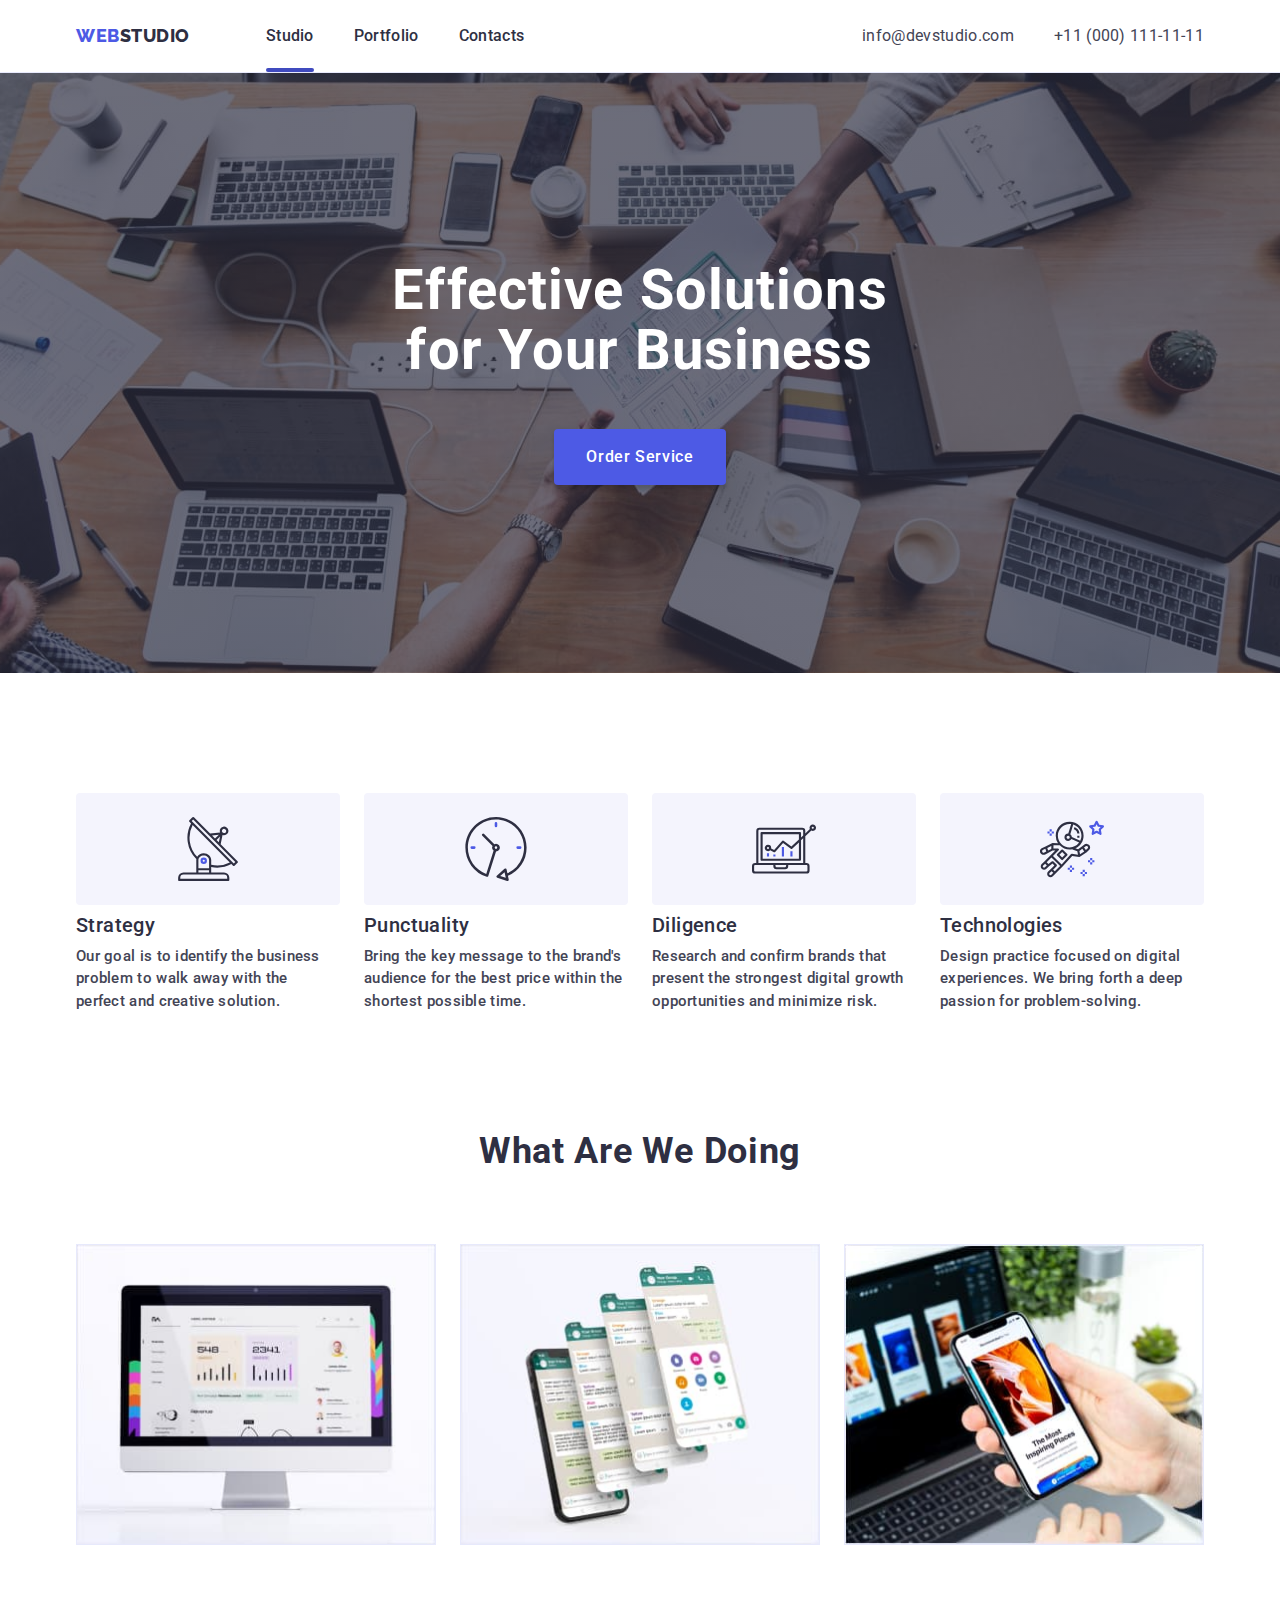
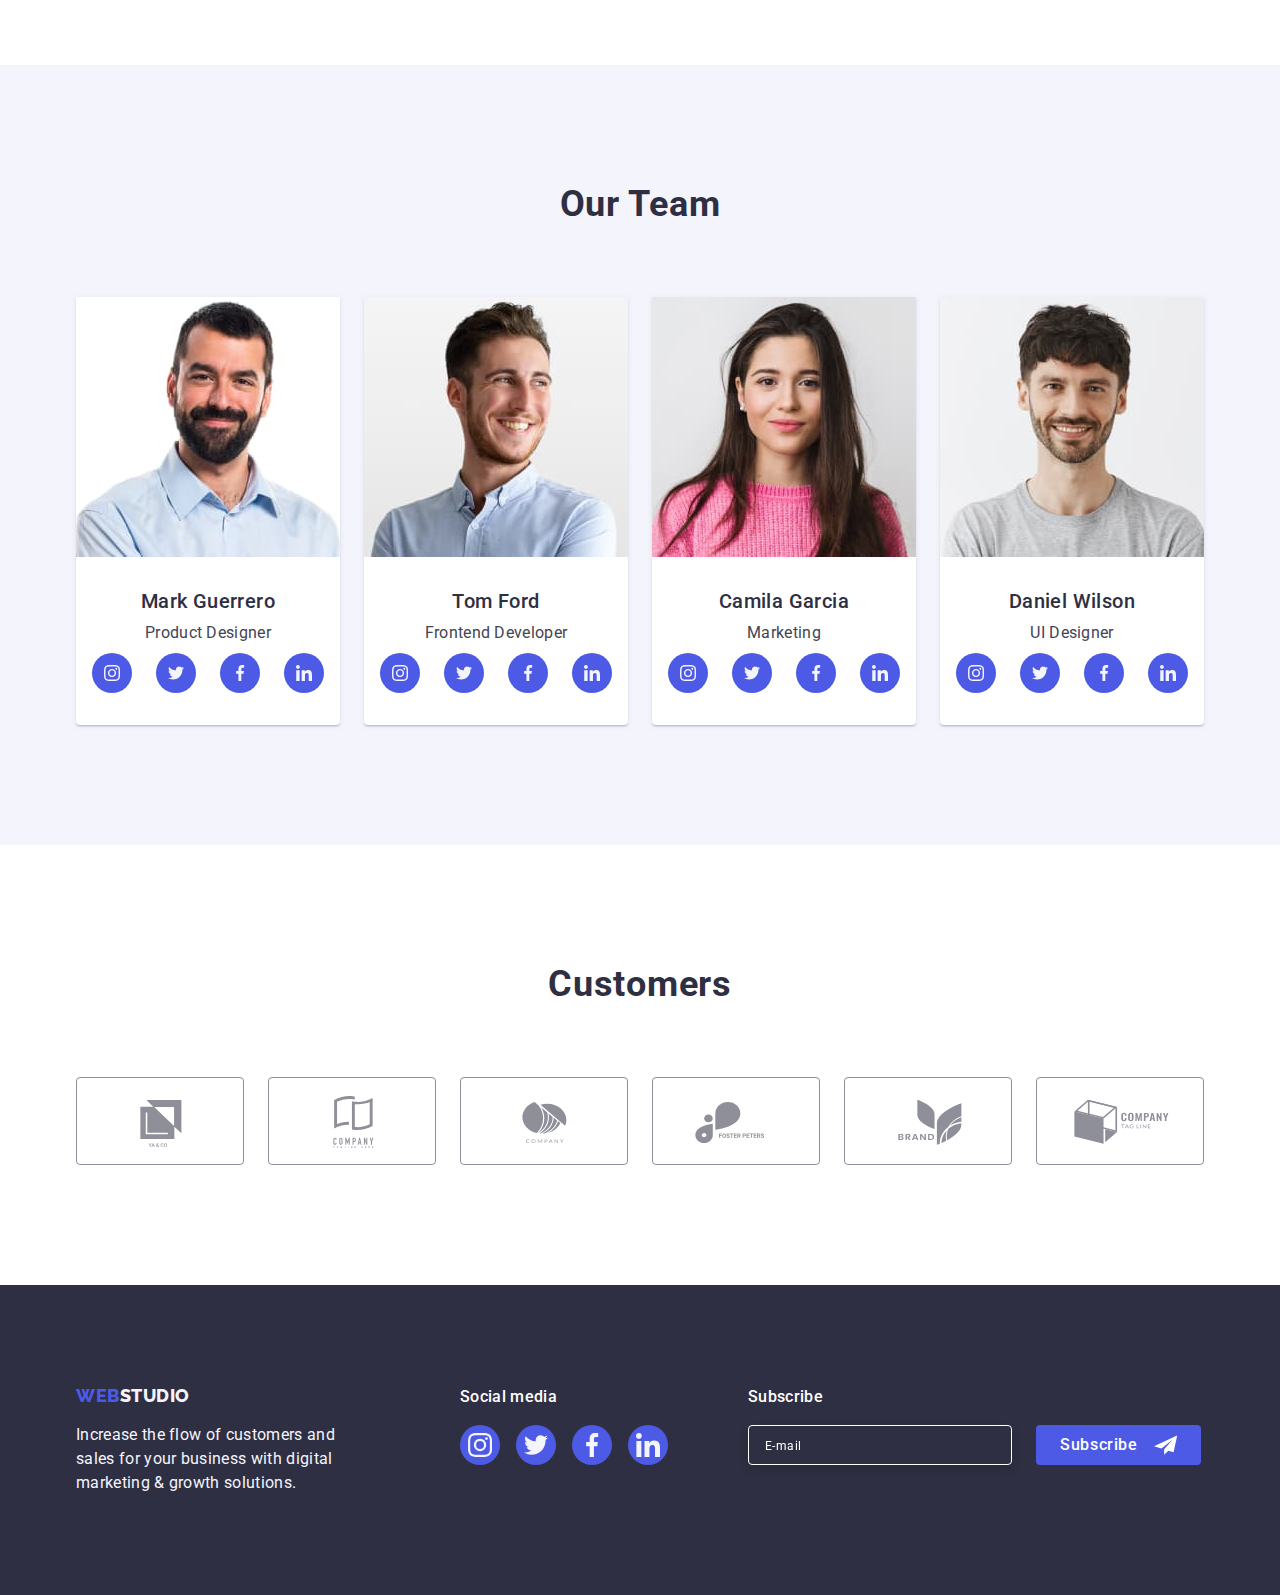
<file: index.html>
<!DOCTYPE html>
<html lang="en">
  <head>
    <meta charset="UTF-8" />
    <meta http-equiv="X-UA-Compatible" content="IE=edge" />
    <meta name="viewport" content="width=device-width, initial-scale=1.0" />
    <title>WebStudio</title>
    <link rel="preconnect" href="https://fonts.googleapis.com" />
    <link rel="preconnect" href="https://fonts.gstatic.com" crossorigin />
    <link
      href="https://fonts.googleapis.com/css2?family=Raleway:wght@800&family=Roboto:wght@400;500;700;900&display=swap"
      rel="stylesheet"
    />
    <link
      href="
      https://cdn.jsdelivr.net/npm/modern-normalize@1.1.0/modern-normalize.min.css"
      rel="stylesheet"
    />
    <link rel="stylesheet" href="./css/styles.css" />
  </head>
  <body>
    <header class="header">
      <div class="container header-container">
        <nav class="header-navigation">
          <a href="./index.html" class="header-logo link"
            >Web<span class="header-logo-studio link">Studio</span></a
          >
          <ul class="header-list list">
            <li class="header-item">
              <a class="header-link link current" href="./index.html">Studio</a>
            </li>
            <li class="header-item">
              <a class="header-link link" href="./portfolio.html">Portfolio</a>
            </li>
            <li class="header-item">
              <a class="header-link link" href="">Contacts</a>
            </li>
          </ul>
        </nav>
        <address class="header-address">
          <ul class="header-address-list list">
            <li class="header-address-item header-mail">
              <a
                class="header-address-link link"
                href="mailto:info@devstudio.com"
                >info@devstudio.com</a
              >
            </li>
            <li class="header-address-item header-phone">
              <a class="header-address-link link" href="tel:+110001111111"
                >+11 (000) 111-11-11</a
              >
            </li>
          </ul>
        </address>
        <button type="button" data-menu-open class="menu-open">
          <svg class="menu-icon">
            <use href="./images/icons.svg#icon-menu-hamburger"></use>
          </svg>
        </button>
      </div>
      <div class="mob-menu is-hidden" data-menu>
        <div>
          <button type="button" data-menu-close class="menu-close-btn">
            <svg class="menu-close">
              <use href="./images/icons.svg#icon-close-black-18dp-2-1-1"></use>
            </svg>
          </button>
          <nav class="nav-menu">
            <ul class="menu-list list">
              <li class="menu-item">
                <a class="menu-link link" href="./index.html">Studio</a>
              </li>
              <li class="menu-item">
                <a class="menu-link link" href="./portfolio.html">Portfolio</a>
              </li>
              <li class="menu-item">
                <a class="menu-link link" href="">Contacts</a>
              </li>
            </ul>
          </nav>
        </div>
        <div>
          <ul class="menu-address-list list">
            <li class="menu-address-item">
              <a
                class="menu-address-link menu-phone link"
                href="tel:+110001111111"
                >+11(000)111-11-11</a
              >
            </li>
            <li class="menu-address-item">
              <a
                class="menu-address-link menu-mail link"
                href="mailto:info@devstudio.com"
                >info@devstudio.com</a
              >
            </li>
          </ul>
          <ul class="mob-soc-list list">
            <li class="mob-soc-item">
              <a href="" class="mob-soc-link link">
                <svg class="mob-soc-icon">
                  <use href="./images/icons.svg#icon-instagram"></use>
                </svg>
              </a>
            </li>
            <li class="mob-soc-item">
              <a href="" class="mob-soc-link link">
                <svg class="mob-soc-icon">
                  <use href="./images/icons.svg#icon-twitter"></use>
                </svg>
              </a>
            </li>
            <li class="mob-soc-item">
              <a href="" class="mob-soc-link link">
                <svg class="mob-soc-icon">
                  <use href="./images/icons.svg#icon-facebook"></use>
                </svg>
              </a>
            </li>
            <li class="mob-soc-item">
              <a href="" class="mob-soc-link link">
                <svg class="mob-soc-icon">
                  <use href="./images/icons.svg#icon-linkedin"></use>
                </svg>
              </a>
            </li>
          </ul>
        </div>
      </div>
    </header>
    <main>
      <!--Секція 1-->
      <section class="hero">
        <div class="container">
          <h1 class="hero-title">Effective Solutions for Your Business</h1>
          <button type="button" data-modal-open class="hero-button">
            Order Service
          </button>
        </div>
      </section>
      <!--Секція 2-->
      <section class="feature">
        <div class="container">
          <h2 hidden class="hidden-title visually-hidden">
            Working Principles
          </h2>
          <ul class="feature-list list">
            <li class="feature-item">
              <div class="feature-item-icon">
                <svg class="feature-icon" width="64" height="64">
                  <use href="./images/icons.svg#icon-antenna"></use>
                </svg>
              </div>
              <h3 class="feature-title">Strategy</h3>
              <p class="feature-desc">
                Our goal is to identify the business problem to walk away with
                the perfect and creative solution.
              </p>
            </li>
            <li class="feature-item">
              <div class="feature-item-icon">
                <svg class="feature-icon" width="64" height="64">
                  <use href="./images/icons.svg#icon-clock"></use>
                </svg>
              </div>
              <h3 class="feature-title">Punctuality</h3>
              <p class="feature-desc">
                Bring the key message to the brand's audience for the best price
                within the shortest possible time.
              </p>
            </li>
            <li class="feature-item">
              <div class="feature-item-icon">
                <svg class="feature-icon" width="64" height="64">
                  <use href="./images/icons.svg#icon-diagram"></use>
                </svg>
              </div>
              <h3 class="feature-title">Diligence</h3>
              <p class="feature-desc">
                Research and confirm brands that present the strongest digital
                growth opportunities and minimize risk.
              </p>
            </li>
            <li class="feature-item">
              <div class="feature-item-icon">
                <svg class="feature-icon" width="64" height="64">
                  <use href="./images/icons.svg#icon-astronaut"></use>
                </svg>
              </div>
              <h3 class="feature-title">Technologies</h3>
              <p class="feature-desc">
                Design practice focused on digital experiences. We bring forth a
                deep passion for problem-solving.
              </p>
            </li>
          </ul>
        </div>
      </section>
      <!--Секція 3-->
      <section class="about">
        <div class="container">
          <h2 class="about-title">What are we doing</h2>
          <ul class="about-list list">
            <li class="about-item">
              <img
                srcset="./images/img1@2x.jpg 2x"
                src="./images/img1.jpg"
                alt="computer"
                width="360"
                height="300"
              />
            </li>
            <li class="about-item">
              <img
                srcset="./images/img2@2x.jpg 2x"
                src="./images/img2.jpg"
                alt="phone"
                width="360"
                height="300"
              />
            </li>
            <li class="about-item">
              <img
                srcset="./images/img3@2x.jpg 2x"
                src="./images/img3.jpg"
                alt="computer and phone"
                width="360"
                height="300"
              />
            </li>
          
          </ul>
        </div>
      </section>
      <!--Секція 4-->
      <section class="team">
        <div class="container">
          <h2 class="team-title">Our Team</h2>
          <ul class="team-list list">
            <li class="team-item">
              <img
                srcset="./images/mark-guerrero@2x.jpg 2x"
                src="./images/mark-guerrero.jpg"
                alt="Mark Guerrero"
                width="264"
                height="260"
              />
              <div class="team-item-content">
                <h3 class="team-name">Mark Guerrero</h3>
                <p class="team-position">Product Designer</p>
                <ul class="team-soc-list list">
                  <li class="team-soc-item">
                    <a href="" class="team-soc-link link">
                      <svg class="team-soc-icon">
                        <use href="./images/icons.svg#icon-instagram"></use>
                      </svg>
                    </a>
                  </li>
                  <li class="team-soc-item">
                    <a href="" class="team-soc-link link">
                      <svg class="team-soc-icon">
                        <use href="./images/icons.svg#icon-twitter"></use>
                      </svg>
                    </a>
                  </li>
                  <li class="team-soc-item">
                    <a href="" class="team-soc-link link">
                      <svg class="team-soc-icon">
                        <use href="./images/icons.svg#icon-facebook"></use>
                      </svg>
                    </a>
                  </li>
                  <li class="team-soc-item">
                    <a href="" class="team-soc-link link">
                      <svg class="team-soc-icon">
                        <use href="./images/icons.svg#icon-linkedin"></use>
                      </svg>
                    </a>
                  </li>
                </ul>
              </div>
            </li>
            <li class="team-item">
              <img
                srcset="./images/tom-ford@2x.jpg 2x"
                src="./images/tom-ford.jpg"
                alt="Tom Ford"
                width="264"
                height="260"
              />
              <div class="team-item-content">
                <h3 class="team-name">Tom Ford</h3>
                <p class="team-position">Frontend Developer</p>
                <ul class="team-soc-list list">
                  <li class="team-soc-item">
                    <a href="" class="team-soc-link link">
                      <svg class="team-soc-icon">
                        <use href="./images/icons.svg#icon-instagram"></use>
                      </svg>
                    </a>
                  </li>
                  <li class="team-soc-item">
                    <a href="" class="team-soc-link link">
                      <svg class="team-soc-icon">
                        <use href="./images/icons.svg#icon-twitter"></use>
                      </svg>
                    </a>
                  </li>
                  <li class="team-soc-item">
                    <a href="" class="team-soc-link link">
                      <svg class="team-soc-icon">
                        <use href="./images/icons.svg#icon-facebook"></use>
                      </svg>
                    </a>
                  </li>
                  <li class="team-soc-item">
                    <a href="" class="team-soc-link link">
                      <svg class="team-soc-icon">
                        <use href="./images/icons.svg#icon-linkedin"></use>
                      </svg>
                    </a>
                  </li>
                </ul>
              </div>
            </li>
            <li class="team-item">
              <img
                srcset="./images/camila-garcia@2x.jpg 2x"
                src="./images/camila-garcia.jpg"
                alt="Camila Garcia"
                width="264"
                height="260"
              />
              <div class="team-item-content">
                <h3 class="team-name">Camila Garcia</h3>
                <p class="team-position">Marketing</p>
                <ul class="team-soc-list list">
                  <li class="team-soc-item">
                    <a href="" class="team-soc-link link">
                      <svg class="team-soc-icon">
                        <use href="./images/icons.svg#icon-instagram"></use>
                      </svg>
                    </a>
                  </li>
                  <li class="team-soc-item">
                    <a href="" class="team-soc-link link">
                      <svg class="team-soc-icon">
                        <use href="./images/icons.svg#icon-twitter"></use>
                      </svg>
                    </a>
                  </li>
                  <li class="team-soc-item">
                    <a href="" class="team-soc-link link">
                      <svg class="team-soc-icon">
                        <use href="./images/icons.svg#icon-facebook"></use>
                      </svg>
                    </a>
                  </li>
                  <li class="team-soc-item">
                    <a href="" class="team-soc-link link">
                      <svg class="team-soc-icon">
                        <use href="./images/icons.svg#icon-linkedin"></use>
                      </svg>
                    </a>
                  </li>
                </ul>
              </div>
            </li>
            <li class="team-item">
              <img
                srcset="./images/daniel-wilson@2x.jpg 2x"
                src="./images/daniel-wilson.jpg"
                alt="Daniel Wilson"
                width="264"
                height="260"
              />
              <div class="team-item-content">
                <h3 class="team-name">Daniel Wilson</h3>
                <p class="team-position">UI Designer</p>
                <ul class="team-soc-list list">
                  <li class="team-soc-item">
                    <a href="" class="team-soc-link link">
                      <svg class="team-soc-icon">
                        <use href="./images/icons.svg#icon-instagram"></use>
                      </svg>
                    </a>
                  </li>
                  <li class="team-soc-item">
                    <a href="" class="team-soc-link link">
                      <svg class="team-soc-icon">
                        <use href="./images/icons.svg#icon-twitter"></use>
                      </svg>
                    </a>
                  </li>
                  <li class="team-soc-item">
                    <a href="" class="team-soc-link link">
                      <svg class="team-soc-icon">
                        <use href="./images/icons.svg#icon-facebook"></use>
                      </svg>
                    </a>
                  </li>
                  <li class="team-soc-item">
                    <a href="" class="team-soc-link link">
                      <svg class="team-soc-icon">
                        <use href="./images/icons.svg#icon-linkedin"></use>
                      </svg>
                    </a>
                  </li>
                </ul>
              </div>
            </li>
          </ul>
        </div>
      </section>
      <!--Секція 5-->
      <section class="customers">
        <div class="container">
          <h2 class="customers-title">Customers</h2>
          <ul class="customers-list list">
            <li class="customers-item">
              <a href="" class="customers-link link">
                <svg class="customers-icon">
                  <use href="./images/icons.svg#icon-logo"></use>
                </svg>
              </a>
            </li>
            <li class="customers-item">
              <a href="" class="customers-link link">
                <svg class="customers-icon">
                  <use href="./images/icons.svg#icon-logo-1"></use>
                </svg>
              </a>
            </li>
            <li class="customers-item">
              <a href="" class="customers-link link">
                <svg class="customers-icon">
                  <use href="./images/icons.svg#icon-logo-2"></use>
                </svg>
              </a>
            </li>
            <li class="customers-item">
              <a href="" class="customers-link link">
                <svg class="customers-icon">
                  <use href="./images/icons.svg#icon-logo-3"></use>
                </svg>
              </a>
            </li>
            <li class="customers-item">
              <a href="" class="customers-link link">
                <svg class="customers-icon">
                  <use href="./images/icons.svg#icon-logo-4"></use>
                </svg>
              </a>
            </li>
            <li class="customers-item">
              <a href="" class="customers-link link">
                <svg class="customers-icon">
                  <use href="./images/icons.svg#icon-logo-5"></use>
                </svg>
              </a>
            </li>
          </ul>
        </div>
      </section>
    </main>
    <footer class="footer">
      <div class="container footer-container">
        <div class="footer-logo-container">
          <a class="footer-logo link" href="./index.html"
            >Web<span class="footer-logo-studio">Studio</span></a
          >
          <p class="footer-text">
            Increase the flow of customers and sales for your business with
            digital marketing & growth solutions.
          </p>
        </div>
        <div class="container-soc-icon">
          <p class="footer-soc-text">Social media</p>
          <ul class="footer-soc-list list">
            <li class="footer-soc-item">
              <a href="" class="footer-soc-link link">
                <svg class="footer-soc-icon">
                  <use href="./images/icons.svg#icon-instagram"></use>
                </svg>
              </a>
            </li>
            <li class="footer-soc-item">
              <a href="" class="footer-soc-link link">
                <svg class="footer-soc-icon">
                  <use href="./images/icons.svg#icon-twitter"></use>
                </svg>
              </a>
            </li>
            <li class="footer-soc-item">
              <a href="" class="footer-soc-link link">
                <svg class="footer-soc-icon">
                  <use href="./images/icons.svg#icon-facebook"></use>
                </svg>
              </a>
            </li>
            <li class="footer-soc-item">
              <a href="" class="footer-soc-link link">
                <svg class="footer-soc-icon">
                  <use href="./images/icons.svg#icon-linkedin"></use>
                </svg>
              </a>
            </li>
          </ul>
        </div>
        <div class="footer-form-container">
          <form class="footer-form">
            <p class="footer-form-text">Subscribe</p>
            <div class="form-container">
              <input
                type="email"
                id="email-footer"
                name="email-footer"
                class="footer-form-input"
                placeholder="E-mail"
              />
              <button type="submit" class="footer-form-btn">
                <span class="footer-btn-text">Subscribe</span>
                <svg class="footer-form-icon">
                  <use href="./images/icons.svg#icon-frame-3"></use>
                </svg>
              </button>
            </div>
          </form>
        </div>
      </div>
    </footer>
    <div data-modal class="backdrop is-hidden">
      <div class="modal">
        <button type="button" data-modal-close class="modal-close-btn">
          <svg class="modal-close">
            <use href="./images/icons.svg#icon-close-black-18dp-2-1-1"></use>
          </svg>
        </button>
        <p class="modal-title">Leave your contacts and we will call you back</p>
        <form class="modal-form">
          <div>
            <div class="modal-field">
              <label for="user-name" class="input-title">Name</label>
              <div class="input-wrap">
                <input
                  type="text"
                  class="modal-input"
                  name="user-name"
                  id="user-name"
                  required
                />
                <svg class="modal-icon">
                  <use href="./images/icons.svg#icon-modal-person"></use>
                </svg>
              </div>
            </div>
            <div class="modal-field">
              <label for="user-phone" class="input-title">Phone</label>
              <div class="input-wrap">
                <input
                  type="tel"
                  class="modal-input"
                  name="user-phone"
                  id="user-phone"
                  required
                />
                <svg class="modal-icon">
                  <use href="./images/icons.svg#icon-modal-phone"></use>
                </svg>
              </div>
            </div>
            <div class="modal-field">
              <label for="user-email" class="input-title">Email</label>
              <div class="input-wrap">
                <input
                  type="email"
                  class="modal-input"
                  name="user-email"
                  id="user-email"
                />
                <svg class="modal-icon">
                  <use href="./images/icons.svg#icon-modal-email"></use>
                </svg>
              </div>
            </div>
            <div class="modal-field">
              <label for="user-comment" class="input-title">Comment</label>
              <textarea
                name="user-comment"
                id="user-comment"
                class="modal-comment"
                placeholder="Text input"
              ></textarea>
            </div>
            <div class="modal-field">
              <input
                type="checkbox"
                name="privacy-policy"
                id="privacy-policy"
                class="input-check visually-hidden"
                value="true"
              />
              <label for="privacy-policy" class="check-text">
                <span>
                  <svg class="check-icon">
                    <use href="./images/icons.svg#icon-check"></use>
                  </svg>
                </span>
                I accept the terms and conditions of the &nbsp;
                <a href="" class="check-link">Privacy Policy</a>
              </label>
            </div>
            <button type="submit" class="modal-btn">Send</button>
          </div>
        </form>
      </div>
    </div>
    <script src="./js/modal.js" type="module"></script>
    <script src="./js/mobile-menu.js" type="module"></script>
  </body>
</html>
</file>
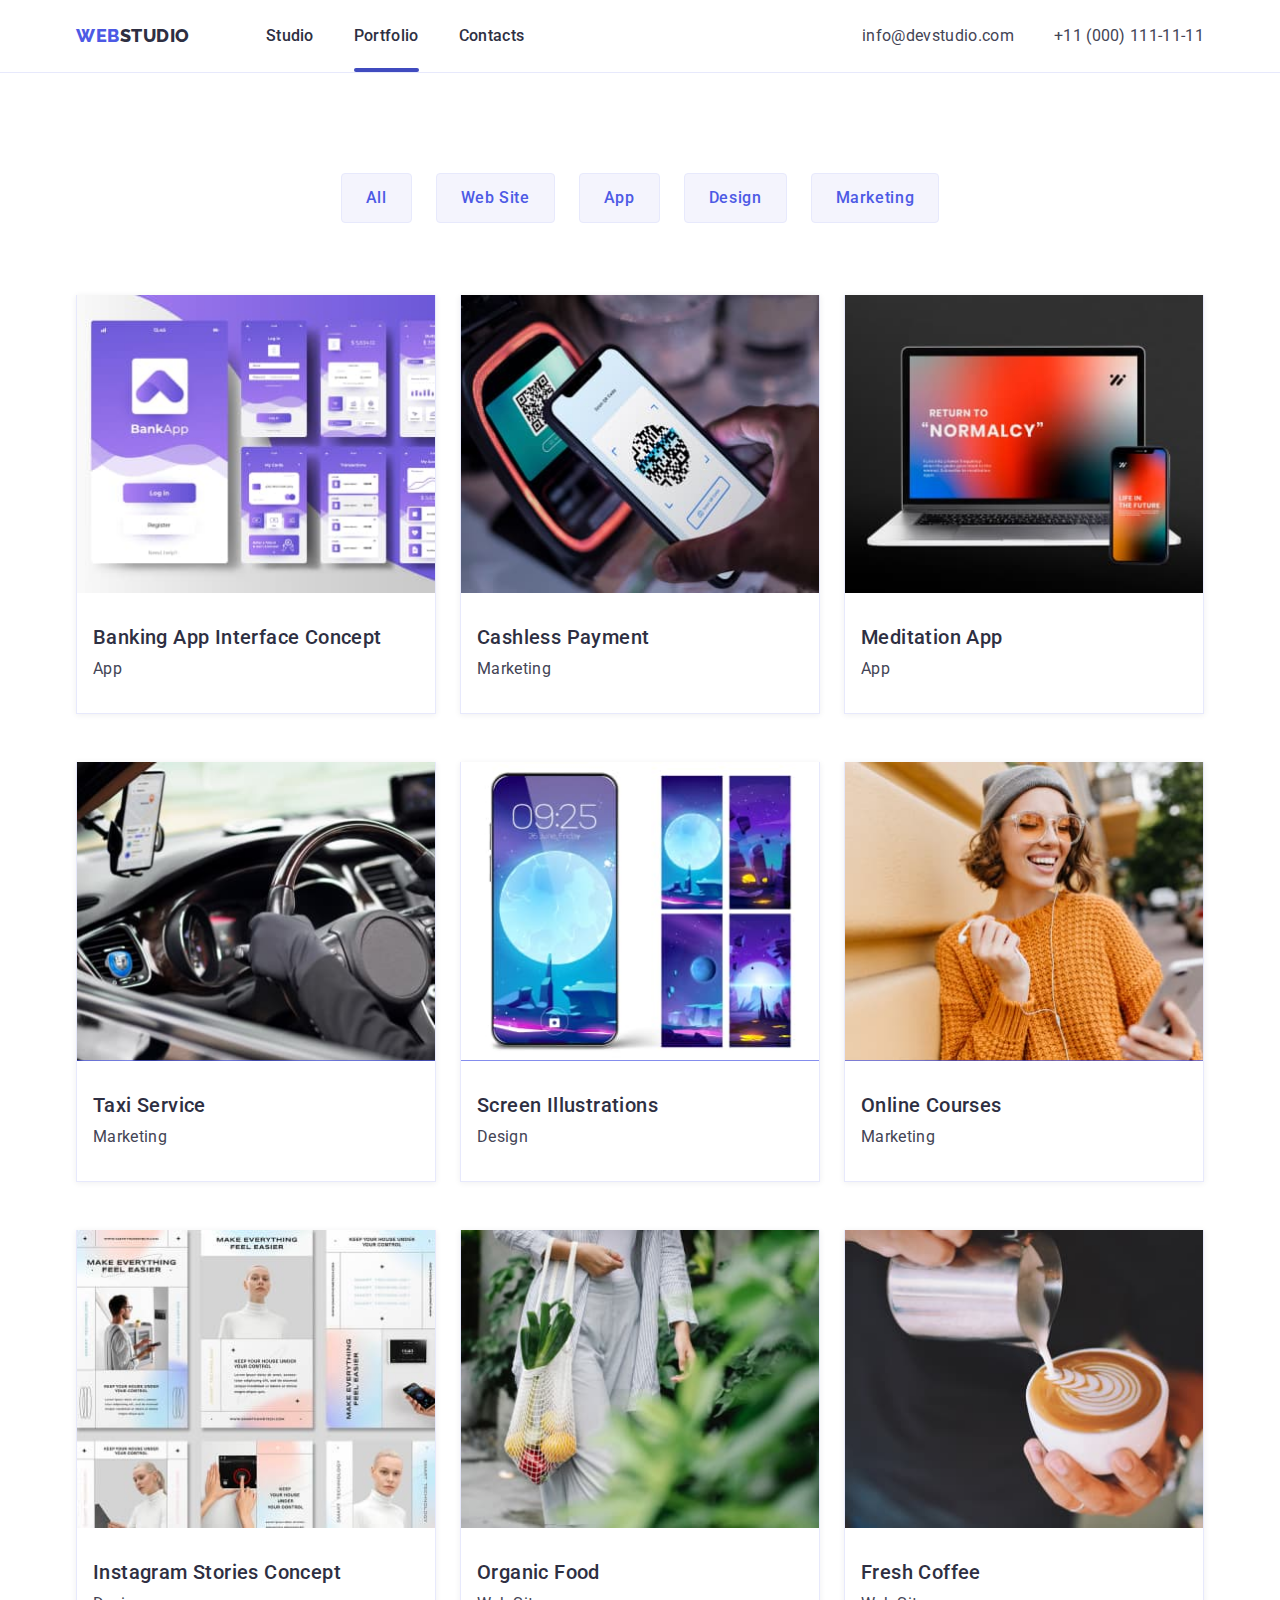
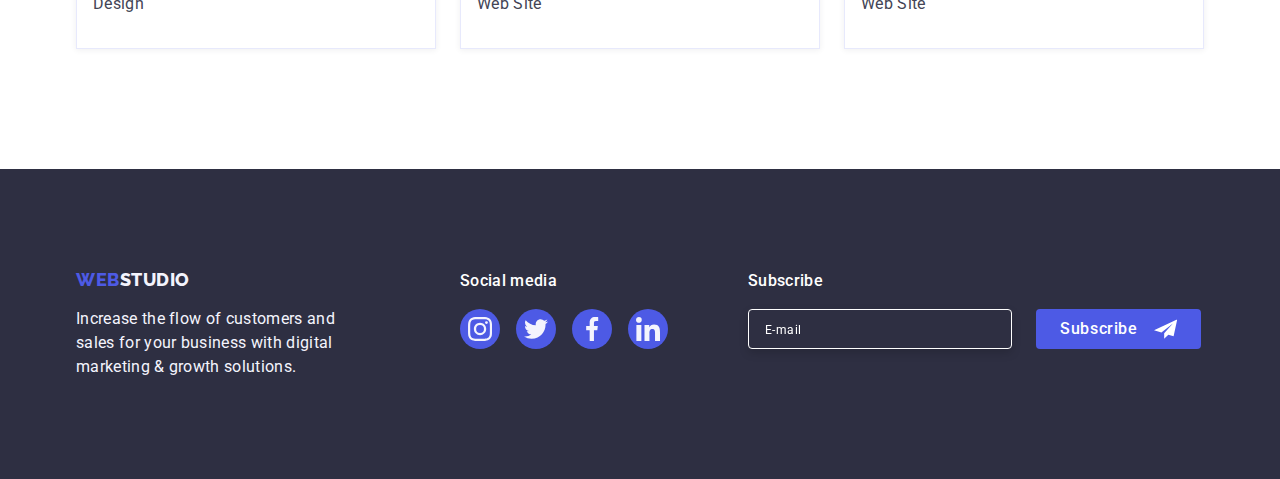
<file: portfolio.html>
<!DOCTYPE html>
<html lang="en">
  <head>
    <meta charset="UTF-8" />
    <meta http-equiv="X-UA-Compatible" content="IE=edge" />
    <meta name="viewport" content="width=device-width, initial-scale=1.0" />
    <title>Portfolio</title>
    <link rel="preconnect" href="https://fonts.googleapis.com" />
    <link rel="preconnect" href="https://fonts.gstatic.com" crossorigin />
    <link
      href="https://fonts.googleapis.com/css2?family=Raleway:wght@800&family=Roboto:wght@400;500;700;900&display=swap"
      rel="stylesheet"
    />
    <link
      href="
      https://cdn.jsdelivr.net/npm/modern-normalize@1.1.0/modern-normalize.min.css"
      rel="stylesheet"
    />
    <link rel="stylesheet" href="./css/styles.css" />
  </head>
  <body>
    <header class="header">
      <div class="container header-container">
        <nav class="header-navigation">
          <a href="./index.html" class="header-logo link"
            >Web<span class="header-logo-studio link">Studio</span></a
          >
          <ul class="header-list list">
            <li class="header-item">
              <a class="header-link link" href="./index.html">Studio</a>
            </li>
            <li class="header-item">
              <a class="header-link link current" href="./portfolio.html"
                >Portfolio</a
              >
            </li>
            <li class="header-item">
              <a class="header-link link" href="">Contacts</a>
            </li>
          </ul>
        </nav>
        <address class="header-address">
          <ul class="header-address-list list">
            <li class="header-address-item header-mail">
              <a
                class="header-address-link link"
                href="mailto:info@devstudio.com"
                >info@devstudio.com</a
              >
            </li>
            <li class="header-address-item header-phone">
              <a class="header-address-link link" href="tel:+110001111111"
                >+11 (000) 111-11-11</a
              >
            </li>
          </ul>
        </address>
        <button type="button" data-menu-open class="menu-open">
          <svg class="menu-icon">
            <use href="./images/icons.svg#icon-menu-hamburger"></use>
          </svg>
        </button>
      </div>
      <div class="mob-menu is-hidden" data-menu>
        <div>
          <button type="button" data-menu-close class="menu-close-btn">
            <svg class="menu-close">
              <use href="./images/icons.svg#icon-close-black-18dp-2-1-1"></use>
            </svg>
          </button>
          <nav class="nav-menu">
            <ul class="menu-list list">
              <li class="menu-item">
                <a class="menu-link link" href="./index.html">Studio</a>
              </li>
              <li class="menu-item">
                <a class="menu-link link" href="./portfolio.html">Portfolio</a>
              </li>
              <li class="menu-item">
                <a class="menu-link link" href="">Contacts</a>
              </li>
            </ul>
          </nav>
        </div>
        <div>
          <ul class="menu-address-list list">
            <li class="menu-address-item">
              <a
                class="menu-address-link menu-phone link"
                href="tel:+110001111111"
                >+11(000)111-11-11</a
              >
            </li>
            <li class="menu-address-item">
              <a
                class="menu-address-link menu-mail link"
                href="mailto:info@devstudio.com"
                >info@devstudio.com</a
              >
            </li>
          </ul>
          <ul class="mob-soc-list list">
            <li class="mob-soc-item">
              <a href="" class="mob-soc-link link">
                <svg class="mob-soc-icon">
                  <use href="./images/icons.svg#icon-instagram"></use>
                </svg>
              </a>
            </li>
            <li class="mob-soc-item">
              <a href="" class="mob-soc-link link">
                <svg class="mob-soc-icon">
                  <use href="./images/icons.svg#icon-twitter"></use>
                </svg>
              </a>
            </li>
            <li class="mob-soc-item">
              <a href="" class="mob-soc-link link">
                <svg class="mob-soc-icon">
                  <use href="./images/icons.svg#icon-facebook"></use>
                </svg>
              </a>
            </li>
            <li class="mob-soc-item">
              <a href="" class="mob-soc-link link">
                <svg class="mob-soc-icon">
                  <use href="./images/icons.svg#icon-linkedin"></use>
                </svg>
              </a>
            </li>
          </ul>
        </div>
      </div>
    </header>
    <main>
      <section class="portfolio">
        <div class="container">
          <h1 hidden class="hidden-title visually-hidden">Our Works</h1>
          <ul class="portfolio-list-btn list">
            <li class="portfolio-item-btn">
              <button type="button" class="portfolio-button">All</button>
            </li>
            <li class="portfolio-item-btn">
              <button type="button" class="portfolio-button">Web Site</button>
            </li>
            <li class="portfolio-item-btn">
              <button type="button" class="portfolio-button">App</button>
            </li>
            <li class="portfolio-item-btn">
              <button type="button" class="portfolio-button">Design</button>
            </li>
            <li class="portfolio-item-btn">
              <button type="button" class="portfolio-button">Marketing</button>
            </li>
          </ul>
          <ul class="portfolio-list list">
            <li class="portfolio-item">
              <a href="" class="portfolio-link link">
                <div class="portfolio-top-wrap">
                  <img
                    src="./images/portfolio/banking-app.jpg"
                    alt="Banking App"
                    width="360"
                    height="300"
                  />
                  <p class="portfolio-top-text">
                    14 Stylish and User-Friendly App Design Concepts · Task
                    Manager App · Calorie Tracker App · Exotic Fruit Ecommerce
                    App · Cloud Storage App
                  </p>
                </div>
                <div class="portfolio-info">
                  <h2 class="portfolio-item-title">
                    Banking App Interface Concept
                  </h2>
                  <p class="portfolio-item-text">App</p>
                </div>
              </a>
            </li>
            <li class="portfolio-item">
              <a href="" class="portfolio-link link">
                <div class="portfolio-top-wrap">
                  <img
                    src="./images/portfolio/cashless-payment.jpg"
                    alt="Cashless Payment"
                    width="360"
                    height="300"
                  />
                  <p class="portfolio-top-text">
                    14 Stylish and User-Friendly App Design Concepts · Task
                    Manager App · Calorie Tracker App · Exotic Fruit Ecommerce
                    App · Cloud Storage App
                  </p>
                </div>
                <div class="portfolio-info">
                  <h2 class="portfolio-item-title">Cashless Payment</h2>
                  <p class="portfolio-item-text">Marketing</p>
                </div>
              </a>
            </li>
            <li class="portfolio-item">
              <a href="" class="portfolio-link link">
                <div class="portfolio-top-wrap">
                  <img
                    src="./images/portfolio/meditation-app.jpg"
                    alt="Meditation App"
                    width="360"
                    height="300"
                  />
                  <p class="portfolio-top-text">
                    14 Stylish and User-Friendly App Design Concepts · Task
                    Manager App · Calorie Tracker App · Exotic Fruit Ecommerce
                    App · Cloud Storage App
                  </p>
                </div>
                <div class="portfolio-info">
                  <h2 class="portfolio-item-title">Meditation App</h2>
                  <p class="portfolio-item-text">App</p>
                </div>
              </a>
            </li>
            <li class="portfolio-item">
              <a href="" class="portfolio-link link">
                <div class="portfolio-top-wrap">
                  <img
                    src="./images/portfolio/taxi-service.jpg"
                    alt="Taxi Service"
                    width="360"
                    height="300"
                  />
                  <p class="portfolio-top-text">
                    14 Stylish and User-Friendly App Design Concepts · Task
                    Manager App · Calorie Tracker App · Exotic Fruit Ecommerce
                    App · Cloud Storage App
                  </p>
                </div>
                <div class="portfolio-info">
                  <h2 class="portfolio-item-title">Taxi Service</h2>
                  <p class="portfolio-item-text">Marketing</p>
                </div>
              </a>
            </li>
            <li class="portfolio-item">
              <a href="" class="portfolio-link link">
                <div class="portfolio-top-wrap">
                  <img
                    src="./images/portfolio/screen-illustrations.jpg"
                    alt="Screen Illustrations"
                    width="360"
                    height="300"
                  />
                  <p class="portfolio-top-text">
                    14 Stylish and User-Friendly App Design Concepts · Task
                    Manager App · Calorie Tracker App · Exotic Fruit Ecommerce
                    App · Cloud Storage App
                  </p>
                </div>
                <div class="portfolio-info">
                  <h2 class="portfolio-item-title">Screen Illustrations</h2>
                  <p class="portfolio-item-text">Design</p>
                </div>
              </a>
            </li>
            <li class="portfolio-item">
              <a href="" class="portfolio-link link">
                <div class="portfolio-top-wrap">
                  <img
                    src="./images/portfolio/online-courses.jpg"
                    alt="Online Courses"
                    width="360"
                    height="300"
                  />
                  <p class="portfolio-top-text">
                    14 Stylish and User-Friendly App Design Concepts · Task
                    Manager App · Calorie Tracker App · Exotic Fruit Ecommerce
                    App · Cloud Storage App
                  </p>
                </div>
                <div class="portfolio-info">
                  <h2 class="portfolio-item-title">Online Courses</h2>
                  <p class="portfolio-item-text">Marketing</p>
                </div>
              </a>
            </li>
            <li class="portfolio-item">
              <a href="" class="portfolio-link link">
                <div class="portfolio-top-wrap">
                  <img
                    src="./images/portfolio/instagram-stories.jpg"
                    alt="Instagram Stories"
                    width="360"
                    height="300"
                  />
                  <p class="portfolio-top-text">
                    14 Stylish and User-Friendly App Design Concepts · Task
                    Manager App · Calorie Tracker App · Exotic Fruit Ecommerce
                    App · Cloud Storage App
                  </p>
                </div>
                <div class="portfolio-info">
                  <h2 class="portfolio-item-title">
                    Instagram Stories Concept
                  </h2>
                  <p class="portfolio-item-text">Design</p>
                </div>
              </a>
            </li>
            <li class="portfolio-item">
              <a href="" class="portfolio-link link">
                <div class="portfolio-top-wrap">
                  <img
                    src="./images/portfolio/organic-food.jpg"
                    alt="Organic Food"
                    width="360"
                    height="300"
                  />
                  <p class="portfolio-top-text">
                    14 Stylish and User-Friendly App Design Concepts · Task
                    Manager App · Calorie Tracker App · Exotic Fruit Ecommerce
                    App · Cloud Storage App
                  </p>
                </div>
                <div class="portfolio-info">
                  <h2 class="portfolio-item-title">Organic Food</h2>
                  <p class="portfolio-item-text">Web Site</p>
                </div>
              </a>
            </li>
            <li class="portfolio-item">
              <a href="" class="portfolio-link link">
                <div class="portfolio-top-wrap">
                  <img
                    src="./images/portfolio/fresh-coffee.jpg"
                    alt="Fresh Coffee"
                    width="360"
                    height="300"
                  />
                  <p class="portfolio-top-text">
                    14 Stylish and User-Friendly App Design Concepts · Task
                    Manager App · Calorie Tracker App · Exotic Fruit Ecommerce
                    App · Cloud Storage App
                  </p>
                </div>
                <div class="portfolio-info">
                  <h2 class="portfolio-item-title">Fresh Coffee</h2>
                  <p class="portfolio-item-text">Web Site</p>
                </div>
              </a>
            </li>
          </ul>
        </div>
      </section>
    </main>
    <footer class="footer">
      <div class="container footer-container">
        <div class="footer-logo-container">
          <a class="footer-logo link" href="./index.html"
            >Web<span class="footer-logo-studio">Studio</span></a
          >
          <p class="footer-text">
            Increase the flow of customers and sales for your business with
            digital marketing & growth solutions.
          </p>
        </div>
        <div class="container-soc-icon">
          <p class="footer-soc-text">Social media</p>
          <ul class="footer-soc-list list">
            <li class="footer-soc-item">
              <a href="" class="footer-soc-link link">
                <svg class="footer-soc-icon">
                  <use href="./images/icons.svg#icon-instagram"></use>
                </svg>
              </a>
            </li>
            <li class="footer-soc-item">
              <a href="" class="footer-soc-link link">
                <svg class="footer-soc-icon">
                  <use href="./images/icons.svg#icon-twitter"></use>
                </svg>
              </a>
            </li>
            <li class="footer-soc-item">
              <a href="" class="footer-soc-link link">
                <svg class="footer-soc-icon">
                  <use href="./images/icons.svg#icon-facebook"></use>
                </svg>
              </a>
            </li>
            <li class="footer-soc-item">
              <a href="" class="footer-soc-link link">
                <svg class="footer-soc-icon">
                  <use href="./images/icons.svg#icon-linkedin"></use>
                </svg>
              </a>
            </li>
          </ul>
        </div>
        <div class="footer-form-container">
          <form class="footer-form">
            <p class="footer-form-text">Subscribe</p>
            <div class="form-container">
              <input
                type="email"
                id="email-footer"
                name="email-footer"
                class="footer-form-input"
                placeholder="E-mail"
              />
              <button type="submit" class="footer-form-btn">
                <span class="footer-btn-text">Subscribe</span>
                <svg class="footer-form-icon">
                  <use href="./images/icons.svg#icon-frame-3"></use>
                </svg>
              </button>
            </div>
          </form>
        </div>
      </div>
    </footer>
    <script src="./js/mobile-menu.js" type="module"></script>
  </body>
</html>
</file>
<file: css/styles.css>
:root{
    --slate-dominant-text-color: #434455;
    --navy-blue-dark-shadows-headings-color: #2E2F42;
    --iris-primary-brand-links-color: #4D5AE5;
    --white-bgc-header-teamcard-color: #FFFFFF;
    --cloud-light-bgc-footertext-color: #F4F4FD;
    --ocean-bgc-hover-focus-active-color: #404BBF;
    --cornflower-accent-color: #E7E9FC;
    --light-slate-border: #8E8F99;
    --green-hover-footer: #31D0AA;
    --bg-gradient: linear-gradient(rgba(46, 47, 66, 0.7), rgba(46, 47, 66, 0.7));
    --dairy-modal-color: #FCFCFC;
}
h1,
h2,
h3,
h4,
h5,
h6,
p {
        margin: 0;
}
ul {
        margin: 0;
        padding-left: 0;
}
button {
        cursor: pointer;
}
img {
        display: block;
        max-width: 100%;
        height: auto;
}
body{
font-family: "Roboto", sans-serif;
color: var(--slate-dominant-text-color);
background-color: var(--white-bgc-header-teamcard-color);
}
.list{
        list-style: none;
}
.link{
        text-decoration: none;
}
.no-scroll {
        overflow: hidden;
}
.visually-hidden {
        position: absolute;
        width: 1px;
        height: 1px;
        margin: -1px;
        border: 0;
        padding: 0;
        white-space: nowrap;
        clip-path: inset(100%);
        clip: rect(0 0 0 0);
        overflow: hidden;
}


.container {
        width: 100%;
        padding-left: 10px;
        padding-right: 10px;
}
/* ----------------------header---------------------- */
.header {
        border-bottom: 1px solid;
        border-color: var(--cornflower-accent-color);
        padding-top: 24px;
        padding-bottom: 24px;
}
.header-container {
        display: flex;
}
.header-logo {
        font-family: "Raleway", sans-serif;
        font-weight: 800;
        font-size: 18px;
        line-height: 1.17;
        letter-spacing: 0.03em;
        text-transform: uppercase;
        color: var(--iris-primary-brand-links-color);
}
.header-logo-studio {
        font-family: "Raleway", sans-serif;
        font-weight: 800;
        font-size: 18px;
        line-height: 1.17;
        letter-spacing: 0.03em;
        text-transform: uppercase;
        color: var(--navy-blue-dark-shadows-headings-color);
}
.header-list {
        display: none;
        gap: 40px;
}
.header-address {
        display: none;
}
.menu-open {
        display: block;
        border: none;
        background-color: transparent;
        margin-left: auto;
}
.menu-icon {
        stroke: var(--navy-blue-dark-shadows-headings-color);
        width: 32px;
        height: 22px;
}
.mob-menu {
        position: fixed;
        top: 0;
        z-index: 2;
        width: 100vw;
        height: 100vh;
        background-color: var(--white-bgc-header-teamcard-color);
        padding: 24px 24px 40px 40px;
        display: flex;
        flex-direction: column;
        justify-content: space-between;
}
.menu-close-btn {
        width: 24px;
        height: 24px;
        background: var(--white-bgc-header-teamcard-color);
        border: 1px solid rgba(231, 233, 252, 1);
        border-radius: 50%;
        display: flex;
        justify-content: center;
        align-items: center;
        margin-left: auto;
        margin-bottom: 32px;
        transition-duration: 250ms;
        transition-timing-function: cubic-bezier(0.4, 0, 0.2, 1);
}
.menu-close {
        width: 8px;
        height: 8px;
        fill: var(--navy-blue-dark-shadows-headings-color);
}
.menu-close-btn:hover,
.menu-close-btn:focus {
        outline: transparent;
        background-color: var(--ocean-bgc-hover-focus-active-color);
}
.menu-close-btn:focus-within,
.menu-close-btn:hover .menu-close {
        fill: var(--white-bgc-header-teamcard-color);
}
.menu-item {
        margin-right: auto;
        margin-bottom: 40px;
}
.menu-item:last-child {
        margin-bottom: 0;
}
.menu-link {
        font-weight: 700;
        font-size: 36px;
        line-height: 1.1;
        letter-spacing: 0.02em;
        text-transform: capitalize;
        color: var(--navy-blue-dark-shadows-headings-color);
}
.menu-link:hover, .menu-link:focus {
        outline: transparent;
        color: var(--ocean-bgc-hover-focus-active-color);
}
.menu-address-list {
        margin-bottom: 48px;
}
.menu-address-item {
        margin-bottom: 40px;
}
.menu-address-item:last-child {
        margin-bottom: 0;
}
.menu-phone {
        font-weight: 700;
        font-size: 27px;
        line-height: 1.1;
        letter-spacing: 0.02em;
        text-transform: capitalize;
        color: var(--iris-primary-brand-links-color);
}
.menu-mail {
        font-weight: 500;
        font-size: 20px;
        line-height: 1.2;
        letter-spacing: 0.02em;
        color: var(--slate-dominant-text-color);
}
.mob-soc-list {
        display: flex;
        justify-content: space-between;
        max-width: 328px;
}
.mob-soc-item {
        width: 40px;
        height: 40px;
}
.mob-soc-link {
        width: 100%;
        height: 100%;
        border-radius: 50%;
        background-color: var(--iris-primary-brand-links-color);
        display: flex;
        align-items: center;
        justify-content: center;
        transition-duration: 250ms;
        transition-timing-function: cubic-bezier(0.4, 0, 0.2, 1);
}
.mob-soc-icon {
        display: flex;
        width: 16px;
        height: 16px;
        fill: var(--cloud-light-bgc-footertext-color);
}
.mob-soc-link:hover {
        outline: transparent;
        background-color: var(--ocean-bgc-hover-focus-active-color);        
}
.mob-soc-link:focus {
        outline: transparent;
        background-color: var(--ocean-bgc-hover-focus-active-color);
}
/* ------------------hero section------------------ */
.hero {
        background-color: var(--navy-blue-dark-shadows-headings-color);
        background-image: var(--bg-gradient), url(../images/hero-bg-mob.jpg);
        background-repeat: no-repeat;
        background-position: center;
        background-size: cover;
        padding-top: 112px;
        padding-bottom: 112px;
        margin: 0 auto;
}
@media (min-device-pixel-ratio: 2), (min-resolution: 192dpi), (min-resolution: 2dppx)  {
        .hero {
                background-image: var(--bg-gradient), url(../images/hero-bg-mob@2x.jpg);
        }
}
.hero-title {
        max-width: 320px;
        font-size: 31px;
        line-height: 1.1;
        letter-spacing: 0.02em;
        color: var(--white-bgc-header-teamcard-color);
        text-align: center;
        margin: 0 auto 72px;
}
.hero-button {
        min-width: 169px;
        height: 56px;
        font-family: 'Roboto', sans-serif;
        font-style: normal;
        font-weight: 500;
        font-size: 16px;
        line-height: 1.5;
        letter-spacing: 0.04em;
        color: var(--white-bgc-header-teamcard-color);
        background-color: var(--iris-primary-brand-links-color);
        cursor: pointer;
        box-shadow: 0px 4px 4px rgba(0, 0, 0, 0.15);
        border-radius: 4px;
        border: none;
        padding: 16px 32px 16px 32px;
        display: block;
        margin: 0 auto;
        transition-duration: 250ms;
        transition-timing-function: cubic-bezier(0.4, 0, 0.2, 1);
}
/* ---------------feature section--------------------- */
.feature {
        padding-top: 96px;
        padding-bottom: 96px;
}
.feature-item {
        width: 100%;
        margin-bottom: 72px;
        }
.feature-item:last-child {
        margin-bottom: 0;
}
.feature-item-icon{
        display: none;
        }
.feature-title {
        font-weight: 700;
        font-size: 36px;
        line-height: 1.1;
        text-align: center;
        letter-spacing: 0.02em;
        color: var(--navy-blue-dark-shadows-headings-color);
        margin-bottom: 8px;
}
.feature-desc {
        font-weight: 500;
        font-size: 16px;
        line-height: 1.5;
        letter-spacing: 0.02em;
        color: var(--slate-dominant-text-color);
}
/* ---------------------about section--------------------- */
.about {
        display: none;
}
/* ---------------------team section--------------------- */
.team {
        background-color: var(--cloud-light-bgc-footertext-color);
        padding-top: 96px;
        padding-bottom: 96px;
}
.team-title {
        font-size: 36px;
        line-height: 1.11;
        letter-spacing: 0.02em;
        text-transform: capitalize;
        color: var(--navy-blue-dark-shadows-headings-color);
        text-align: center;
        margin-bottom: 72px;
}
.team-item {
        max-width: 264px;
        background-color: var(--white-bgc-header-teamcard-color);
        display: flex;
        flex-direction: column;
        justify-content: center;
        align-items: center;
        box-shadow: 0px 1px 6px rgba(46, 47, 66, 0.08), 0px 1px 1px rgba(46, 47, 66, 0.16), 0px 2px 1px rgba(46, 47, 66, 0.08);
        border-radius: 0px 0px 4px 4px;
        margin-bottom: 72px;
        margin-right: auto;
        margin-left: auto;
}
.team-item:last-child {
        margin-bottom: 0;
}
.team-item-content {
        padding: 32px 16px;
}
.team-name {
        font-weight: 500;
        font-size: 20px;
        line-height: 1.2;
        letter-spacing: 0.02em;
        color: var(--navy-blue-dark-shadows-headings-color);
        text-align: center;
        margin-bottom: 8px;
}
.team-position {
        font-size: 16px;
        line-height: 1.5;
        letter-spacing: 0.02em;
        color: var(--slate-dominant-text-color);
        text-align: center;
        margin-bottom: 8px;
}
.team-soc-list {
        display: flex;
        justify-content: center;
        gap: 24px;
}
.team-soc-item {
        width: 40px;
        height: 40px;
}
.team-soc-link {
        width: 100%;
        height: 100%;
        border-radius: 50%;
        background-color: var(--iris-primary-brand-links-color);
        display: flex;
        align-items: center;
        justify-content: center;
        transition-duration: 250ms;
        transition-timing-function: cubic-bezier(0.4, 0, 0.2, 1);
}
.team-soc-icon {
        display: flex;
        width: 16px;
        height: 16px;
        fill: var(--cloud-light-bgc-footertext-color);
}
/* ---------------------customers section-------------------------- */
.customers {
        padding-top: 96px;
        padding-bottom: 96px;
}
.customers-title {
        font-size: 32px;
        line-height: 1.11;
        letter-spacing: 0.02em;
        text-transform: capitalize;
        color: var(--navy-blue-dark-shadows-headings-color);
        text-align: center;
        margin-bottom: 72px;
}
.customers-list {
        display: flex;
        justify-content: center;
        align-items: center;
        row-gap: 72px;
        column-gap: 16px;
        flex-wrap: wrap;
}
.customers-item {
        width: 190px;
        height: 88px;
}
.customers-link {
        width: 100%;
        height: 100%;
        display: flex;
        justify-content: center;
        align-items: center;
        border: 1px solid var(--light-slate-border);
        border-radius: 4px;
        fill: var(--light-slate-border);
        transition-duration: 250ms;
        transition-timing-function: cubic-bezier(0.4, 0, 0.2, 1);
}
.customers-icon {
        width: 104px;
        height: 56px;
}
/* --------------------footer---------------------------- */
.footer {
        background-color: var(--navy-blue-dark-shadows-headings-color);
        padding-top: 96px;
        padding-bottom: 96px;
}
.footer-logo-container {
        margin-bottom: 72px;
}
.footer-logo {
        font-family: 'Raleway', sans-serif;
        font-weight: 800;
        font-size: 18px;
        line-height: 1.17;
        letter-spacing: 0.03em;
        text-transform: uppercase;
        color: var(--iris-primary-brand-links-color);
        display: flex;
        justify-content: center;
        align-items: center;
}
.footer-logo-studio {
        font-family: 'Raleway', sans-serif;
        font-weight: 800;
        font-size: 18px;
        line-height: 1.17;
        letter-spacing: 0.03em;
        text-transform: uppercase;
        color: var(--cloud-light-bgc-footertext-color);
        display: flex;
}
.footer-text {
        font-size: 16px;
        line-height: 1.5;
        letter-spacing: 0.02em;
        color: var(--cloud-light-bgc-footertext-color);
        max-width: 268px;
        margin: 16px auto 0;
}
.container-soc-icon {
        margin-bottom: 72px;
}
.footer-soc-text {
        font-weight: 500;
        font-size: 16px;
        line-height: 1.5;
        letter-spacing: 0.02em;
        color: var(--white-bgc-header-teamcard-color);
        margin-bottom: 16px;
        display: flex;
        justify-content: center;
}
.footer-soc-list {
        display: flex;
        justify-content: center;
        gap: 16px;
}
.footer-soc-item {
        width: 40px;
        height: 40px;
}
.footer-soc-link {
        width: 100%;
        height: 100%;
        border-radius: 50%;
        background-color: var(--iris-primary-brand-links-color);
        display: flex;
        align-items: center;
        justify-content: center;
        transition-duration: 250ms;
        transition-timing-function: cubic-bezier(0.4, 0, 0.2, 1);
}
.footer-soc-icon {
        width: 24px;
        height: 24px;
        fill: var(--cloud-light-bgc-footertext-color);
}
.footer-form-text {
        font-weight: 500;
        font-size: 16px;
        line-height: 1.5;
        letter-spacing: 0.02em;
        color: var(--white-bgc-header-teamcard-color);
        margin-bottom: 16px;
        display: flex;
        justify-content: center;
}
.footer-form-input {
        width: 100%;
        height: 40px;
        border: 1px solid var(--white-bgc-header-teamcard-color);
        filter: drop-shadow(0px 4px 4px rgba(0, 0, 0, 0.15));
        border-radius: 4px;
        background-color: var(--navy-blue-dark-shadows-headings-color);
        padding-top: 8px;
        padding-bottom: 8px;
        padding-left: 16px;
        font-weight: 400;
        font-size: 14px;
        line-height: 1.5;
        letter-spacing: 0.02em;
        color: var(--cloud-light-bgc-footertext-color);
        transition-duration: 250ms;
        transition-timing-function: cubic-bezier(0.4, 0, 0.2, 1);
}
.footer-form-input::placeholder {
        font-size: 12px;
        line-height: 2;
        display: flex;
        align-items: center;
        letter-spacing: 0.04em;
        color: var(--white-bgc-header-teamcard-color);
}
.footer-form-btn {
        width: 165px;
        height: 40px;
        display: flex;
        align-items: center;
        justify-content: space-around;
        padding: 8px 24px;
        background-color: var(--iris-primary-brand-links-color);
        border-radius: 4px;
        border: none;
        gap: 16px;
        margin: 16px auto;
}
.footer-btn-text {
        font-weight: 500;
        font-size: 16px;
        line-height: 1.5;
        letter-spacing: 0.04em;
        color: var(--white-bgc-header-teamcard-color);
}
.footer-form-icon {
        width: 24px;
        height: 24px;
        fill: var(--white-bgc-header-teamcard-color);
}
/* -------------------------------------modal------------------------------------- */
.backdrop{
        position: fixed;
        top: 0;
        width: 100%;
        height: 100%;
        background-color: rgba(46, 47, 66, 0.4);;
        transition: opacity 300ms linear, visibility 250ms linear;
}
.modal {
        width: 90%;
        min-height: 584px;
        background-color: var(--dairy-modal-color);
        border-radius: 4px;
        box-shadow: 0px 1px 1px rgba(0, 0, 0, 0.14), 0px 1px 3px rgba(0, 0, 0, 0.12), 0px 2px 1px rgba(0, 0, 0, 0.2);
        position: absolute;
        top: 50%;
        left: 50%;
        transform: translate(-50%, -50%) scale(1);
        padding: 24px 16px;
        transition: 300ms linear;
}
.backdrop.is-hidden .modal {
        transform: translate(-50%, -50%) scale(0);
}
.modal-close-btn {
        width: 24px;
        height: 24px;
        border: 1px solid rgba(0, 0, 0, 0.1);
        background-color: var(--cornflower-accent-color);
        border-radius: 50%;
        display: flex;
        justify-content: center;
        align-items: center;
        margin-left: auto;
        margin-bottom: 24px;
        transition-duration: 250ms;
        transition-timing-function: cubic-bezier(0.4, 0, 0.2, 1);
}
.modal-close {
        width: 8px;
        height: 8px;
        fill: var(--navy-blue-dark-shadows-headings-color);
}
.modal-close-btn:hover,
.modal-close-btn:focus {
        background-color: var(--ocean-bgc-hover-focus-active-color);
}
.modal-close-btn:focus-within,
.modal-close-btn:hover .modal-close {
        fill: var(--white-bgc-header-teamcard-color);
}
.is-hidden {
        opacity: 0;
        visibility: hidden;
        pointer-events: none;
}
.modal-title {
        font-weight: 500;
        font-size: 16px;
        line-height: 1.5;
        text-align: center;
        letter-spacing: 0.02em;
        color: var(--navy-blue-dark-shadows-headings-color);
        width: 100%;
        margin-bottom: 16px;
}
.modal-field {
        display: block;
        width: 100%;
}
.input-title {
        display: block;
        font-weight: 400;
        font-size: 12px;
        line-height: 1.17;
        letter-spacing: 0.04em;
        color: var(--light-slate-border);
        margin-bottom: 4px;
}
.input-wrap {
        position: relative;
}
.modal-input {
        display: flex;
        border: 1px solid rgba(46, 47, 66, 0.4);
        border-radius: 4px;
        width: 100%;
        height: 40px;
        padding-left: 38px;
        outline: transparent;
        margin-bottom: 8px;
        font-weight: 400;
        font-size: 14px;
        line-height: 1.5;
        letter-spacing: 0.02em;
        background-color: var(--dairy-modal-color);
        color: var(--navy-blue-dark-shadows-headings-color);
        transition-duration: 250ms;
        transition-timing-function: cubic-bezier(0.4, 0, 0.2, 1);
}
.modal-input:focus {
        border-color: var(--iris-primary-brand-links-color);
}
.modal-input:focus+.modal-icon {
        fill: var(--iris-primary-brand-links-color);
}
.modal-comment {
        border: 1px solid rgba(46, 47, 66, 0.4);
        ;
        border-radius: 4px;
        width: 100%;
        min-height: 120px;
        padding-top: 8px;
        padding-left: 16px;
        outline: transparent;
        font-weight: 400;
        font-size: 14px;
        line-height: 1.5;
        letter-spacing: 0.02em;
        color: var(--navy-blue-dark-shadows-headings-color);
        background-color: var(--dairy-modal-color);
        resize: none;
        transition-duration: 250ms;
        transition-timing-function: cubic-bezier(0.4, 0, 0.2, 1);
}
.modal-comment:focus {
        border-color: var(--iris-primary-brand-links-color);
}
.modal-comment::placeholder {
        font-size: 12px;
        line-height: 1.17;
        letter-spacing: 0.04em;
        color: var(--navy-blue-dark-shadows-headings-color);
        opacity: 0.4;
}
.modal-icon {
        display: block;
        width: 18px;
        height: 24px;
        fill: var(--navy-blue-dark-shadows-headings-color);
        position: absolute;
        left: 16px;
        top: 50%;
        transform: translateY(-50%);
}
.check-text {
        font-size: 8px;
        line-height: 1.17;
        letter-spacing: 0.04em;
        color: var(--light-slate-border);
        display: flex;
        align-items: center;
        justify-content: start;
        padding-top: 16px;
}
.check-icon {
        width: 10px;
        height: 8px;
}
.check-text span {
        width: 16px;
        height: 16px;
        border: 1px solid rgba(46, 47, 66, 0.4);
        border-radius: 2px;
        display: flex;
        align-items: center;
        justify-content: center;
        fill: transparent;
        margin-right: 8px;
        transition-duration: 250ms;
        transition-timing-function: cubic-bezier(0.4, 0, 0.2, 1);
}
.input-check:checked+.check-text span {
        background-color: var(--ocean-bgc-hover-focus-active-color);
        border: none;
        fill: var(--cloud-light-bgc-footertext-color);
}
.input-check:focus+.check-text span {
        border-color: var(--iris-primary-brand-links-color);
        outline: transparent;
}
.check-link {
        font-size: 8px;
        line-height: 1.3;
        letter-spacing: 0.04em;
        color: var(--iris-primary-brand-links-color);
}
.modal-btn {
        display: flex;
        width: 169px;
        height: 56px;
        border: none;
        background: var(--iris-primary-brand-links-color);
        box-shadow: 0px 4px 4px rgba(0, 0, 0, 0.15);
        border-radius: 4px;
        padding: 16px 32px;
        margin-top: 24px;
        margin-left: auto;
        margin-right: auto;
        color: var(--white-bgc-header-teamcard-color);
        font-weight: 500;
        font-size: 16px;
        line-height: 1.5;
        align-items: center;
        justify-content: center;
        letter-spacing: 0.04em;
}
/* --------------------------PORTFOLIO---------------------------------- */

.portfolio {
        padding: 48px 0;
}

.portfolio-list-btn {
        display: flex;
        justify-content: start;
        gap: 24px;
        margin-bottom: 48px;
        flex-wrap: wrap;
}

.portfolio-button {
        font-family: inherit;
        font-weight: 500;
        font-size: 16px;
        line-height: 1.5;
        letter-spacing: 0.04em;
        color: var(--iris-primary-brand-links-color);
        background-color: var(--cloud-light-bgc-footertext-color);
        border: 1px solid #E7E9FC;
        border-radius: 4px;
        cursor: pointer;
        padding: 12px 24px;
        transition-duration: 250ms;
        transition-timing-function: cubic-bezier(0.4, 0, 0.2, 1);
}

.portfolio-button:hover,
.portfolio-button:focus {
        color: var(--white-bgc-header-teamcard-color);
        background-color: var(--ocean-bgc-hover-focus-active-color);
        box-shadow: 0px 3px 1px rgba(0, 0, 0, 0.1), 0px 2px 1px rgba(0, 0, 0, 0.08), 0px 2px 2px rgba(0, 0, 0, 0.12);
}

.portfolio-list {
        display: flex;
        flex-direction: column;
        row-gap: 48px;
}

.portfolio-item {
        width: 100%;
        border: 1px solid;
        border-color: var(--cornflower-accent-color);
        border-top: none;
        transition-duration: 250ms;
        transition-timing-function: cubic-bezier(0.4, 0, 0.2, 1);
        box-shadow: 0px 1px 6px 0px rgba(46, 47, 66, 0.08);
}

.portfolio-item:hover,
.portfolio-item:focus {
        box-shadow: 0px 1px 6px rgba(46, 47, 66, 0.08),
                0px 1px 1px rgba(46, 47, 66, 0.16),
                0px 2px 1px rgba(46, 47, 66, 0.08);
        ;
}

.portfolio img {
        width: 100%;
}

.portfolio-link {
        display: block;
}

.portfolio-link:hover .portfolio-top-text {
        transform: translate(0);
}

.portfolio-link:focus .portfolio-top-text {
        transform: translate(0);
}

.portfolio-top-text {
        position: absolute;
        top: 0;
        font-weight: 400;
        font-size: 16px;
        line-height: 1.5;
        letter-spacing: 0.02em;
        background-color: var(--iris-primary-brand-links-color);
        color: var(--cloud-light-bgc-footertext-color);
        padding: 40px 32px;
        height: 100%;
        transform: translateY(100%);
        transition: transform 250ms cubic-bezier(0.4, 0, 0.2, 1);
        overflow: auto;
}

.portfolio-top-wrap {
        position: relative;
        overflow: hidden;
}

.portfolio-item-title {
        font-weight: 500;
        font-size: 20px;
        line-height: 1.2;
        letter-spacing: 0.02em;
        color: var(--navy-blue-dark-shadows-headings-color);
        margin-bottom: 8px;
}

.portfolio-item-text {
        font-size: 16px;
        line-height: 1.5;
        letter-spacing: 0.02em;
        color: var(--slate-dominant-text-color);
}

.portfolio-info {
        padding: 32px 16px;
}

/* ------------------------------MEDIA------------------------------ */
/* MOBILE */
@media screen and (min-width: 428px) {
        .container {
                width: 428px;
                margin: 0 auto;
                padding-left: 15px;
                padding-right: 15px;
        }
/* header */
        .menu-phone {
                font-size: 36px;
        }
        .mob-soc-list {
        justify-content: start;
                gap: 56px;
                }
/* hero */
        .hero {
                background-image: var(--bg-gradient), url(../images/hero-bg-tab.jpg);
        }
        @media (min-device-pixel-ratio: 2),
        (min-resolution: 192dpi),
        (min-resolution: 2dppx) {
                .hero {
                        background-image: var(--bg-gradient), url(../images/hero-bg-tab@2x.jpg);
                }
        }
        .hero-title {
                font-size: 36px;
        }
/* feature */
        .feature-item {
                width: 396px;
        }
        .feature-desc {}
/* team */
        .team-item {
                width: 264px; 
}
/* customers */
        .customers-title {
                font-size: 36px;
        }
/* footer */
.footer-text {
        width: 268px;
}
/* modal */
.modal {
        width: 392px;
        padding: 24px 16px;
        }
.modal-title {
        width: 360px;
}
.modal-field {
        width: 360px;
}
.check-text {
        font-size: 12px;
}
.check-link {
        font-size: 12px;
}

}

/* TABLET */
@media screen and (min-width: 768px) {
        .container {
                width: 768px;
        }
/* header */
.header {
        padding-top: 16px;
        padding-bottom: 16px;
}
.header-container {
        display: flex;
}
.header-navigation {
        display: flex;
        align-items: center;
        margin-right: auto;
}
.header-list {
        display: flex;
        gap: 40px;
}
.header-logo {
        margin-right: 120px;
}
.header-link {
        font-weight: 500;
        font-size: 16px;
        line-height: 1.5;
        letter-spacing: 0.02em;
        color: var(--navy-blue-dark-shadows-headings-color);
        transition-duration: 250ms;
        transition-timing-function: cubic-bezier(0.4, 0, 0.2, 1);
}
.current {
        position: relative;
}
.current::after {
        content: '';
        width: 100%;
        height: 4px;
        border-radius: 2px;
        background-color: var(--ocean-bgc-hover-focus-active-color);
        position: absolute;
        left: 0;
        bottom: -32px;
}
.header-address {
        display: flex;
        font-style: normal;
}
.header-address-item {
        margin-bottom: 12px;
}
.header-address-item:last-child {
        margin-bottom: 0;
}
.header-address-link {
        font-size: 12px;
        line-height: 1.17;
        letter-spacing: 0.04em;
        color: var(--slate-dominant-text-color);
        transition-duration: 250ms;
        transition-timing-function: cubic-bezier(0.4, 0, 0.2, 1);
}
.menu-open {
        display: none;
}
.mob-menu {
        display: none;
}
/* hero */
        .hero {
                background-image: var(--bg-gradient), url(../images/hero-bg.jpg);
        }
        @media (min-device-pixel-ratio: 2),
        (min-resolution: 192dpi),
        (min-resolution: 2dppx) {
                .hero {
                        background-image: var(--bg-gradient), url(../images/hero-bg@2x.jpg);
                }
        }
        .hero-title {
                max-width: 496px;
                font-size: 56px;
                line-height: 1.07;
                margin-bottom: 36px;
        }
/* feature */
        .feature-list {
                display: flex;
                flex-wrap: wrap;
                column-gap: 24px;
                row-gap: 72px;
        }
        .feature-item {
                width: 356px;
                margin-bottom: 0;
                }
        .feature-title {
                text-align: start;
        }
/* team */
.team-list {
        display: flex;
        flex-wrap: wrap;
        justify-content: center;
        column-gap: 24px;
        row-gap: 64px;
}
.team-item {
        margin: 0;
}
/* customers */
        .customers-list {
                column-gap: 24px;
                row-gap: 72px;
        }
        .customers-item {
                width: 168px;
                height: 88px;
                }
/* footer */
        .footer-container {
                display: flex;
                flex-wrap: wrap;
                justify-content: start;
                margin: 0 auto;
                width: 580px;
        }
        .footer-logo {
                justify-content: start;
        }
        .footer-logo-container {
                margin-right: 24px;
        }
        .footer-text {
                margin-top: 17.5px;
                width: 264px;
        }
        .container-soc-icon {
                margin: 0;
        }
        .footer-soc-text {
                justify-content: start;
        }
        .footer-form-text {
                justify-content: start;
        }
        .form-container {
                display: flex;
        }
        .footer-form-input {
                width: 264px;
                margin-right: 24px;
        }
        .footer-form-btn {
                margin: 0;
        }
/* modal */
        .modal {
                width: 408px;
                padding: 24px;
        }
/* --------------------------PORTFOLIO---------------------------------- */
.portfolio {
        padding: 64px 0;
}
.portfolio-list-btn {
        margin-bottom: 64px;
        justify-content: center;
}
.portfolio-list {
        column-gap: 24px;
        row-gap: 72px;
        flex-wrap: wrap;
        flex-direction: row;
}
.portfolio-item {
        width: calc((100% - 24px) / 2);
}
}

/* DESKTOP */
@media screen and (min-width: 1158px) {
        .container {
                width: 1158px;
        }
/* header */
.header {
        padding-top: 24px;
        padding-bottom: 24px;
}
.header-logo {
        margin-right: 76px;
}
.header-link:hover,
.header-link:focus {
        outline: transparent;
        color: var(--ocean-bgc-hover-focus-active-color);
}
.current::after {
        bottom: -27px;
}
.header-address-list {
        display: flex;
}
.header-address-link:hover, .header-address-link:focus{
        outline: transparent;
        color: var(--ocean-bgc-hover-focus-active-color);
}
.header-mail {
        margin-right: 40px;
}
.header-address-item {
        margin-bottom: 0;
}
.header-address-link {
        font-size: 16px;
        line-height: 1.5;
        letter-spacing: 0.02em;
}
/* hero */
        .hero {
                padding-top: 188px;
                padding-bottom: 188px;
        }
        .hero-title {
                margin-bottom: 48px;
        }
        .hero-button:hover {
                outline: transparent;
                background-color: var(--ocean-bgc-hover-focus-active-color);
        }
        .hero-button:focus {
                outline: transparent;
                background-color: var(--ocean-bgc-hover-focus-active-color);
        }
/* feature */
        .feature {
                padding-top: 120px;
                padding-bottom: 120px;
                }
        .feature-list {                       
                display: flex;
                gap: 24px;
                }
        .feature-item {
                flex-basis: calc((100% - 72px) / 4);
                }
        .feature-item-icon {
                display: flex;
                align-items: center;
                justify-content: center;
                height: 112px;
                width: 100%;
                background-color: var(--cloud-light-bgc-footertext-color);
                border-radius: 4px;
                margin-bottom: 8px;
                }
        .feature-title {
                font-weight: 500;
                font-size: 20px;
                line-height: 1.2;
                letter-spacing: 0.02em;
                margin-bottom: 8px;
                }
        .feature-desc {
                font-size: 15px;
                line-height: 1.5;
                letter-spacing: 0.02em;
        }
/* about */
        .about {
                display: flex;
                padding-bottom: 120px;
        }
        .about-title {
        font-size: 36px;
        line-height: 1.11;
        letter-spacing: 0.02em;
        text-transform: capitalize;
        color: var(--navy-blue-dark-shadows-headings-color);
        text-align: center;
        margin-bottom: 72px;
        }
        .about-list {
                display: flex;
                gap: 24px;
        }
        .about-item {
                border: 1px solid #E7E9FC;
        }
/* team */
        .team {
                padding-top: 120px;
                padding-bottom: 120px;
        }
        .team-list {
                flex-wrap: nowrap;
                gap: 24px;
        }
        .team-soc-link:hover {
                outline: transparent;
                background-color: var(--ocean-bgc-hover-focus-active-color);

        }

        .team-soc-link:focus {
                outline: transparent;
                background-color: var(--ocean-bgc-hover-focus-active-color);

        }

/* customers */
        .customers {
                padding-top: 120px;
                padding-bottom: 120px;
        }
        .customers-list {
                flex-wrap: nowrap;
                gap: 24px;
        }
        .customers-link {
                width: 100%;
                height: 100%;
                display: flex;
                justify-content: center;
                align-items: center;
                border: 1px solid var(--light-slate-border);
                border-radius: 4px;
                fill: var(--light-slate-border);
                transition-duration: 250ms;
                transition-timing-function: cubic-bezier(0.4, 0, 0.2, 1);
        }
        .customers-icon {
                width: 104px;
                height: 56px;
        }
        .customers-link:hover,
        .customers-link:focus {
                border-color: var(--ocean-bgc-hover-focus-active-color);
                fill: var(--ocean-bgc-hover-focus-active-color);
        }
/* footer */
        .footer {
                padding-top: 100px;
                padding-bottom: 100px;
        }
        .footer-container {
                display: flex;
                flex-wrap: nowrap;
                }
        .footer-logo-container {
                margin-right: 120px;
                margin-bottom: 0;
        }
        .container-soc-icon {
                margin-right: 80px;
        }
        .footer-soc-link:hover,
        .footer-soc-link:focus {
                outline: transparent;
                background-color: var(--green-hover-footer);
        }
        .footer-form-input:focus {
                outline: transparent;
        }
        .footer-form-btn:focus {
                outline: transparent;
                background-color: var(--ocean-bgc-hover-focus-active-color);
        }

/* --------------------------PORTFOLIO---------------------------------- */
.portfolio {
        padding: 100px 0 120px;
}
.portfolio-list-btn {
        margin-bottom: 72px;
}
.portfolio-list {
        row-gap: 48px;
}
.portfolio-item {
        width: calc((100% - 48px) / 3);
}
}
</file>
